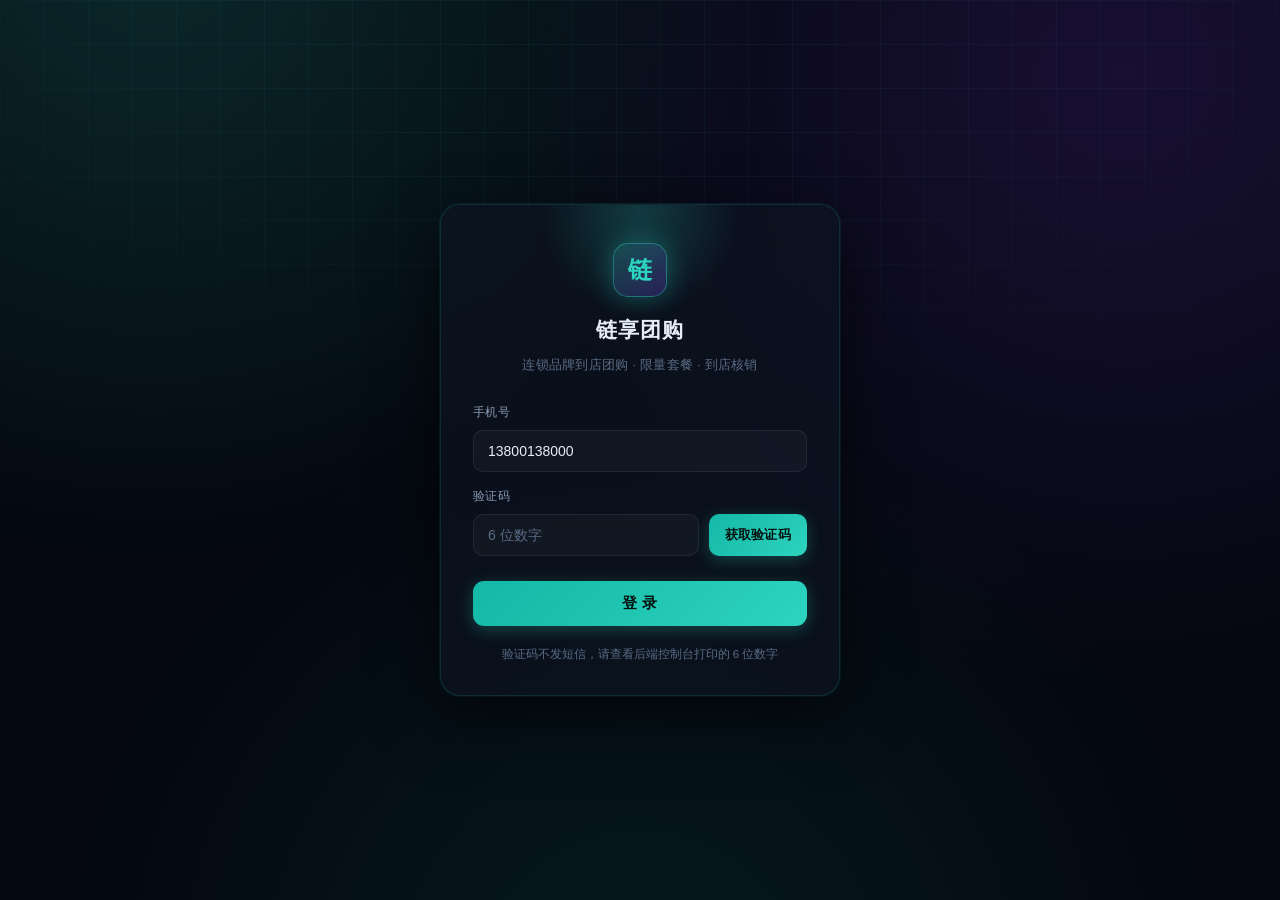
<file: frontend/login.html>
<!DOCTYPE html>
<html lang="zh-CN">
<head>
<meta charset="UTF-8">
<meta name="viewport" content="width=device-width,initial-scale=1">
<title>登录 · 链享团购</title>
<link rel="stylesheet" href="assets/app.css">
</head>
<body style="padding-bottom:0">

<div class="login-page">
  <div class="login-box">
    <div class="login-logo">链</div>
    <h1>链享团购</h1>
    <p class="sub">连锁品牌到店团购 · 限量套餐 · 到店核销</p>

    <div class="field">
      <label>手机号</label>
      <input id="phone" type="tel" maxlength="11" placeholder="请输入 11 位手机号" value="13800138000">
    </div>

    <div class="field">
      <label>验证码</label>
      <div class="row">
        <input id="code" maxlength="6" placeholder="6 位数字" inputmode="numeric">
        <button class="btn" id="sendBtn" onclick="sendCode()">获取验证码</button>
      </div>
    </div>

    <button class="btn btn-block" onclick="doLogin()">登 录</button>

    <p class="tip">验证码不发短信，请查看后端控制台打印的 6 位数字</p>
  </div>
</div>

<script src="assets/app.js"></script>
<script>
let counting = false;

async function sendCode() {
  if (counting) return;
  const phone = document.getElementById('phone').value.trim();
  if (!/^1[3-9]\d{9}$/.test(phone)) return toast('手机号格式不对');

  try {
    await req('/user/code?phone=' + encodeURIComponent(phone), { method: 'POST' });
    toast('已发送，请查看后端控制台');
  } catch (e) {
    return toast(e.message);
  }

  const btn = document.getElementById('sendBtn');
  let left = 60;
  counting = true;
  btn.disabled = true;
  btn.textContent = left + 's';
  const timer = setInterval(() => {
    left--;
    btn.textContent = left + 's';
    if (left <= 0) {
      clearInterval(timer);
      counting = false;
      btn.disabled = false;
      btn.textContent = '获取验证码';
    }
  }, 1000);
}

async function doLogin() {
  const phone = document.getElementById('phone').value.trim();
  const code = document.getElementById('code').value.trim();
  if (!/^1[3-9]\d{9}$/.test(phone)) return toast('手机号格式不对');
  if (!code) return toast('请输入验证码');

  try {
    const token = await req('/user/login', {
      method: 'POST',
      body: JSON.stringify({ phone, code })
    });
    setToken(token);
    toast('登录成功');
    const from = qs('from') || 'index.html';
    setTimeout(() => location.href = from, 400);
  } catch (e) {
    toast(e.message);
  }
}

if (getToken() && !qs('force')) location.href = qs('from') || 'index.html';
</script>
</body>
</html>
</file>
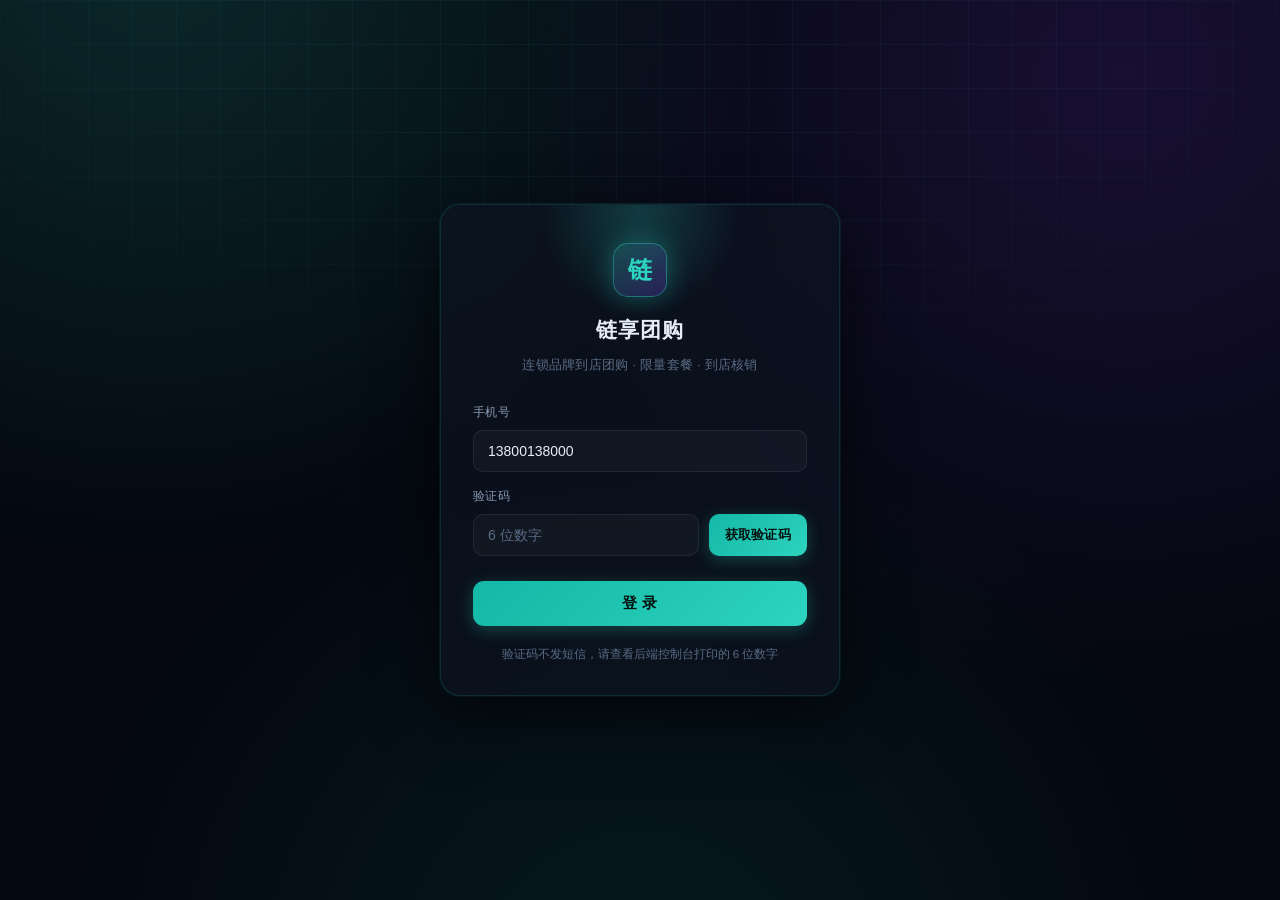
<file: frontend/profile.html>
<!DOCTYPE html>
<html lang="zh-CN">
<head>
<meta charset="UTF-8">
<meta name="viewport" content="width=device-width,initial-scale=1">
<title>我的 · 链享团购</title>
<link rel="stylesheet" href="assets/app.css">
<style>
  .me-card{
    display:flex;align-items:center;gap:18px;padding:26px 28px;margin:24px 0 18px;
    border-radius:18px;border:1px solid var(--line);position:relative;overflow:hidden;
    background:linear-gradient(135deg,rgba(45,212,191,.12),rgba(124,58,237,.12) 62%,rgba(13,20,33,.6));
    backdrop-filter:blur(12px);
  }
  .me-card::before{
    content:"";position:absolute;right:-70px;top:-80px;width:230px;height:230px;border-radius:50%;
    background:radial-gradient(circle,rgba(45,212,191,.26),transparent 68%);
  }
  .avatar{
    width:76px;height:76px;border-radius:20px;flex:0 0 76px;overflow:hidden;
    border:1px solid rgba(45,212,191,.4);box-shadow:0 0 26px rgba(45,212,191,.3);
    background:linear-gradient(135deg,rgba(45,212,191,.2),rgba(124,58,237,.24));
    display:flex;align-items:center;justify-content:center;
    font-size:30px;font-weight:700;color:var(--cyan);position:relative;
  }
  .avatar img{width:100%;height:100%;object-fit:cover;display:block}
  .me-info{position:relative;flex:1;min-width:0}
  .me-name{font-size:21px;font-weight:700;letter-spacing:.5px;margin-bottom:6px}
  .me-sub{font-size:12.5px;color:var(--sub);display:flex;gap:14px;flex-wrap:wrap}
  .me-sub b{color:var(--cyan);font-weight:600}
  .me-actions{display:flex;gap:10px;margin-top:12px}
  .cols{display:grid;grid-template-columns:1fr 1fr;gap:16px}
  .sign-box{display:flex;align-items:center;justify-content:space-between;gap:16px}
  .sign-num{font-size:28px;font-weight:700;color:var(--cyan);text-shadow:0 0 20px rgba(45,212,191,.45)}
  .sign-num small{font-size:12px;color:var(--sub);font-weight:400;margin-left:3px;text-shadow:none}
  .rows .r{display:flex;justify-content:space-between;font-size:13px;color:var(--sub);padding:11px 0;border-bottom:1px solid var(--line-2)}
  .rows .r:last-child{border-bottom:0}
  .rows .r b{color:var(--text);font-weight:500}
  @media(max-width:820px){.cols{grid-template-columns:1fr}.me-card{padding:20px}}
</style>
</head>
<body>

<header class="top">
  <div class="wrap">
    <a class="back-btn" href="index.html"><span class="arw">‹</span> 返回门店列表</a>
    <span class="spacer"></span>
    <a class="u-link" href="javascript:;" onclick="logout()">退出登录</a>
  </div>
</header>

<main class="wrap">
  <section id="me"><div class="loading">加载中</div></section>
</main>

<script src="assets/app.js"></script>
<script>
function relogin(){
  clearToken();
  location.href = 'login.html';
}

function logout(){
  clearToken();
  toast('已退出登录');
  setTimeout(()=>location.href='login.html', 400);
}

async function load(){
  const box = document.getElementById('me');
  if (!getToken()) { location.href = 'login.html?from=profile.html'; return; }

  let u = null, err = '';
  try { u = await req('/user/me'); } catch (e) { err = e.message; }

  if (!u) {
    clearToken();
    box.innerHTML = `<div class="empty"><span class="big">⚠️</span>登录已失效，请重新登录
      <div style="margin-top:18px"><button class="btn" onclick="relogin()">去登录</button></div></div>`;
    return;
  }

  const initial = esc((u.nickName || 'U').charAt(0));
  const avatar = u.icon
    ? `<img src="${esc(u.icon)}" alt="" onerror="this.style.display='none';this.parentNode.innerHTML='${initial}'">`
    : initial;

  box.innerHTML = `
    <div class="me-card">
      <div class="avatar">${avatar}</div>
      <div class="me-info">
        <div class="me-name">${esc(u.nickName || '用户')}</div>
        <div class="me-sub">
          <span>用户 ID <b>${esc(u.id)}</b></span>
          <span>会员等级 <b>普通会员</b></span>
        </div>
        <div class="me-actions">
          <a class="btn ghost" href="index.html">去逛门店</a>
        </div>
      </div>
    </div>

    <div class="cols">
      <div class="sect">
        <h2>每日签到</h2>
        <div class="sign-box">
          <div>
            <div class="sign-num" id="signCnt">—<small>天</small></div>
            <div style="font-size:12.5px;color:var(--dim);margin-top:2px">本月连续签到</div>
          </div>
          <button class="btn" id="signBtn" onclick="doSign()">签到</button>
        </div>
      </div>

      <div class="sect">
        <h2>账号信息</h2>
        <div class="rows">
          <div class="r"><span>昵称</span><b>${esc(u.nickName || '—')}</b></div>
          <div class="r"><span>用户 ID</span><b>${esc(u.id)}</b></div>
          <div class="r"><span>登录状态</span><b style="color:var(--cyan)">已登录</b></div>
        </div>
      </div>
    </div>

    <div class="sect">
      <h2>我的套餐券</h2>
      <div class="empty" style="padding:34px 0">
        <span class="big">🎫</span>暂未查询到你的券<br>
        <span style="font-size:12px;color:var(--dim)">（订单查询接口尚未开放，抢购后可在订单表核对）</span>
      </div>
    </div>`;

  loadSignCount();
}

async function loadSignCount(){
  try {
    const c = await req('/user/sign/count');
    document.getElementById('signCnt').innerHTML = (c == null ? 0 : c) + '<small>天</small>';
    // 连续签到天数从今天往回数：大于 0 说明今天已签到
    setSignBtn(c > 0);
  } catch(e){ /* 忽略 */ }
}

// 已签到时按钮置灰并显示“已签到”
function setSignBtn(signed){
  const btn = document.getElementById('signBtn');
  if (!btn) return;
  btn.disabled = signed;
  btn.textContent = signed ? '已签到' : '签到';
  btn.classList.toggle('ghost', signed);
}

async function doSign(){
  const btn = document.getElementById('signBtn');
  if (btn.disabled) return;
  btn.disabled = true;
  try {
    const already = await req('/user/sign', { method: 'PUT' });
    toast(already ? '今天已经签过到了' : '签到成功');
    setSignBtn(true);
    await loadSignCount();
  } catch (e) {
    toast(e.message);
    btn.disabled = false;
  }
}

load();
</script>
</body>
</html>
</file>
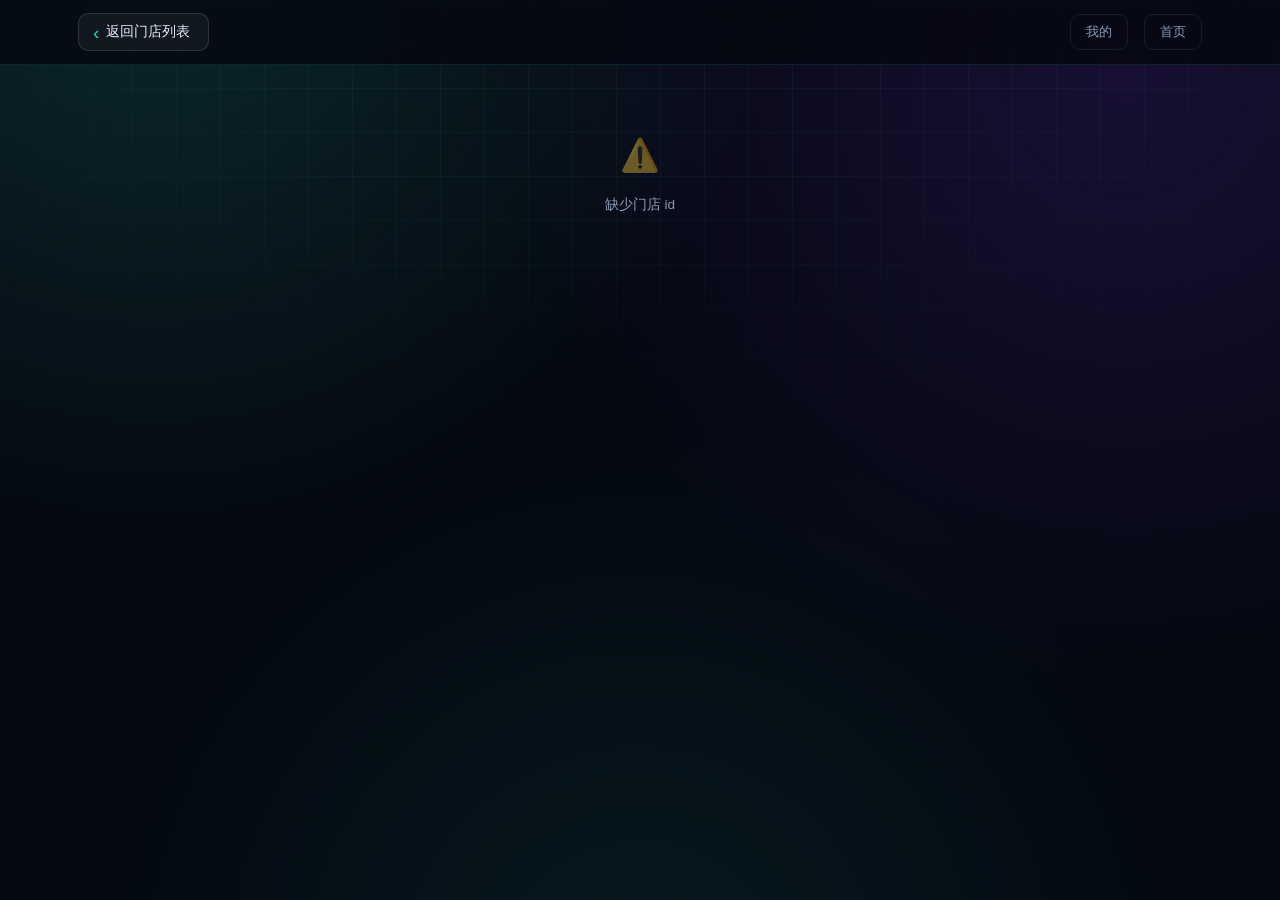
<file: frontend/shop.html>
<!DOCTYPE html>
<html lang="zh-CN">
<head>
<meta charset="UTF-8">
<meta name="viewport" content="width=device-width,initial-scale=1">
<title>门店详情 · 链享团购</title>
<link rel="stylesheet" href="assets/app.css">
</head>
<body>

<header class="top">
  <div class="wrap">
    <a class="back-btn" href="index.html"><span class="arw">‹</span> 返回门店列表</a>
    <span class="spacer"></span>
    <a class="u-link" href="javascript:;" onclick="goMine()">我的</a>
    <a class="u-link" href="index.html">首页</a>
  </div>
</header>

<main class="wrap">
  <section id="detail"><div class="loading">加载中</div></section>
</main>

<script src="assets/app.js"></script>
<script>
const shopId = qs('id');
function goMine(){ location.href = getToken() ? 'profile.html' : 'login.html?from=' + encodeURIComponent(location.href.split('/').pop()); }
const yuan = v => v == null ? '—' : (Number(v) / 100).toFixed(0);

async function load() {
  const box = document.getElementById('detail');
  if (!shopId) {
    box.innerHTML = '<div class="empty"><span class="big">⚠️</span>缺少门店 id</div>';
    return;
  }
  try {
    const s = await req('/shop/' + shopId);
    const score = fmtScore(s.score);
    box.innerHTML = `
      <div class="hero">
        <h1>${esc(s.name)}</h1>
        <div class="meta">
          ${score ? `<span class="big-score">${score} 分</span>` : '<span class="big-score">暂无评分</span>'}
          人均 ¥${s.avgPrice || '—'} · 已售 ${s.sold || 0}
        </div>
        <div class="meta">${esc(s.area || '')}${esc(s.address || '')}</div>
        <div class="meta">营业时间 ${esc(s.openHours || '—')}</div>
      </div>

      <div class="sect">
        <h2>门店套餐</h2>
        <div id="vouchers"><div class="loading">加载中</div></div>
      </div>

      <div class="sect">
        <h2>门店信息</h2>
        <div class="kv"><b>地址</b><span>${esc(s.address || '—')}</span></div>
        <div class="kv"><b>商圈</b><span>${esc(s.area || '—')}</span></div>
        <div class="kv"><b>电话</b><span>${esc(s.phone || '—')}</span></div>
        <div class="kv"><b>营业</b><span>${esc(s.openHours || '—')}</span></div>
      </div>`;
    loadVouchers();
  } catch (e) {
    box.innerHTML = `<div class="empty"><span class="big">⚠️</span>加载失败：${esc(e.message)}</div>`;
  }
}

async function loadVouchers() {
  const box = document.getElementById('vouchers');
  try {
    const list = await req('/voucher/list/' + shopId);
    if (!list || !list.length) {
      box.innerHTML = '<div class="empty" style="padding:26px 0">该门店暂无可抢套餐</div>';
      return;
    }
    box.innerHTML = list.map(v => {
      const isSeckill = v.type === 1;
      const soldOut = isSeckill && v.stock != null && v.stock <= 0;
      return `<div class="voucher">
        <div class="v-info">
          <div class="v-title">${esc(v.title)}</div>
          <div class="v-sub">${esc(v.subTitle || '到店核销，不可与其他优惠同享')}</div>
          <div class="v-money">
            <span class="v-price">¥${yuan(v.payValue)}</span>
            <span class="v-old">¥${yuan(v.actualValue)}</span>
            ${isSeckill ? `<span class="v-stock">限量 ${v.stock == null ? '—' : v.stock} 份</span>` : ''}
          </div>
        </div>
        <button class="btn" ${soldOut ? 'disabled' : ''} onclick="buy(${v.id})">
          ${soldOut ? '已抢光' : (isSeckill ? '立即抢购' : '领取')}
        </button>
      </div>`;
    }).join('');
  } catch (e) {
    box.innerHTML = `<div class="empty" style="padding:26px 0">套餐加载失败：${esc(e.message)}</div>`;
  }
}

async function buy(voucherId) {
  if (!requireLogin()) return;
  const btn = event && event.target ? event.target : null;
  if (btn) { btn.disabled = true; btn.textContent = '抢购中…'; }
  try {
    const orderId = await req('/voucher-order/seckill/' + voucherId, { method: 'POST' });
    toast('抢购成功，订单号 ' + orderId);
    setTimeout(loadVouchers, 900);
  } catch (e) {
    toast(e.message);
    if (btn) { btn.disabled = false; btn.textContent = '立即抢购'; }
  }
}

load();
</script>
</body>
</html>
</file>
<file: frontend/assets/app.css>
/* ================= 链享团购 · 深色科幻主题 ================= */
:root{
  --bg:#050810;
  --bg-2:#080D18;
  --panel:rgba(13,20,33,.72);
  --panel-solid:#0B1220;
  --line:rgba(45,212,191,.14);
  --line-2:rgba(148,163,184,.12);
  --cyan:#2DD4BF;
  --cyan-dim:#14B8A6;
  --violet:#7C3AED;
  --amber:#FBBF24;
  --orange:#FB923C;
  --danger:#F87171;
  --text:#E6EDF7;
  --sub:#8A9BB4;
  --dim:#5A6B84;
  --radius:16px;
  --glow:0 0 0 1px rgba(45,212,191,.18),0 8px 32px rgba(0,0,0,.5);
}
*{box-sizing:border-box;margin:0;padding:0}
html{-webkit-text-size-adjust:100%}
body{
  font-family:-apple-system,BlinkMacSystemFont,"Segoe UI","PingFang SC","Microsoft YaHei",sans-serif;
  background:var(--bg);color:var(--text);font-size:14px;line-height:1.65;
  -webkit-font-smoothing:antialiased;min-height:100vh;padding-bottom:64px;
  font-variant-numeric:tabular-nums;
}
/* 背景：网格 + 双色光晕 */
body::before{
  content:"";position:fixed;inset:0;z-index:0;pointer-events:none;
  background-image:
    linear-gradient(rgba(45,212,191,.055) 1px,transparent 1px),
    linear-gradient(90deg,rgba(45,212,191,.055) 1px,transparent 1px);
  background-size:44px 44px;
  mask-image:radial-gradient(ellipse 90% 60% at 50% 0%,#000 30%,transparent 78%);
  -webkit-mask-image:radial-gradient(ellipse 90% 60% at 50% 0%,#000 30%,transparent 78%);
}
body::after{
  content:"";position:fixed;inset:0;z-index:0;pointer-events:none;
  background:
    radial-gradient(circle at 12% -6%,rgba(45,212,191,.16),transparent 42%),
    radial-gradient(circle at 88% 8%,rgba(124,58,237,.16),transparent 44%),
    radial-gradient(circle at 50% 110%,rgba(20,184,166,.10),transparent 50%);
}
a{color:inherit;text-decoration:none}
.wrap{max-width:1180px;margin:0 auto;padding:0 28px;position:relative;z-index:1}

/* ---------- 顶栏 ---------- */
.top{
  position:sticky;top:0;z-index:30;
  background:rgba(5,8,16,.82);backdrop-filter:blur(18px);-webkit-backdrop-filter:blur(18px);
  border-bottom:1px solid var(--line);
}
.top .wrap{display:flex;align-items:center;gap:16px;height:64px}
.brand{display:flex;align-items:center;gap:11px}
/* 返回按钮 */
.back-btn{
  display:inline-flex;align-items:center;gap:7px;height:38px;padding:0 18px 0 14px;
  border-radius:10px;font-size:14px;font-weight:500;color:var(--text);
  background:rgba(255,255,255,.05);border:1px solid rgba(148,163,184,.22);
  transition:.2s;cursor:pointer;white-space:nowrap;
}
.back-btn .arw{font-size:19px;line-height:1;color:var(--cyan);transition:transform .2s}
.back-btn:hover{
  background:rgba(45,212,191,.1);border-color:rgba(45,212,191,.5);color:var(--cyan);
  box-shadow:0 0 18px rgba(45,212,191,.18);
}
.back-btn:hover .arw{transform:translateX(-2px)}
.back-btn:active{transform:scale(.97)}
.logo-mark{
  width:34px;height:34px;border-radius:10px;flex:0 0 34px;
  background:linear-gradient(135deg,rgba(45,212,191,.22),rgba(124,58,237,.28));
  border:1px solid rgba(45,212,191,.35);
  display:flex;align-items:center;justify-content:center;
  font-size:16px;font-weight:700;color:var(--cyan);
  box-shadow:0 0 18px rgba(45,212,191,.3),inset 0 0 12px rgba(45,212,191,.1);
}
.brand .logo{font-size:17px;font-weight:700;letter-spacing:1.2px}
.brand .slogan{font-size:11.5px;color:var(--dim);letter-spacing:.5px}
.global-search{
  flex:1;max-width:520px;display:flex;align-items:center;gap:10px;
  background:rgba(255,255,255,.035);border:1px solid var(--line-2);
  border-radius:11px;padding:0 6px 0 16px;height:40px;transition:.2s;
}
.global-search:focus-within{border-color:rgba(45,212,191,.5);box-shadow:0 0 0 3px rgba(45,212,191,.08)}
.global-search input{
  flex:1;background:transparent;border:0;outline:none;color:var(--text);font-size:13.5px;
}
.global-search input::placeholder{color:var(--dim)}
.global-search button{
  background:linear-gradient(135deg,var(--cyan-dim),var(--cyan));color:#04120F;
  border:0;border-radius:8px;height:30px;padding:0 16px;font-size:12.5px;font-weight:600;
  cursor:pointer;white-space:nowrap;
}
.top .spacer{flex:1}
.u-link{
  font-size:12.5px;color:var(--sub);padding:7px 15px;border-radius:9px;
  border:1px solid var(--line-2);transition:.2s;white-space:nowrap;
}
.u-link:hover{color:var(--cyan);border-color:rgba(45,212,191,.45);background:rgba(45,212,191,.06)}

/* ---------- 首屏数据条 ---------- */
.hero-band{
  position:relative;padding:34px 0 8px;z-index:1;
}
.hero-title{font-size:25px;font-weight:700;letter-spacing:.5px;margin-bottom:8px}
.hero-title em{
  font-style:normal;
  background:linear-gradient(120deg,var(--cyan),#A5F3FC 55%,#C4B5FD);
  -webkit-background-clip:text;background-clip:text;color:transparent;
}
.hero-sub{color:var(--sub);font-size:13.5px;margin-bottom:22px;letter-spacing:.3px}
.stats{display:grid;grid-template-columns:repeat(4,1fr);gap:14px;margin-bottom:26px}
.stat{
  background:var(--panel);border:1px solid var(--line);border-radius:var(--radius);
  padding:16px 18px;backdrop-filter:blur(12px);position:relative;overflow:hidden;
}
.stat::before{
  content:"";position:absolute;left:0;top:0;width:2px;height:100%;
  background:linear-gradient(180deg,var(--cyan),transparent);
}
.stat .k{font-size:11.5px;color:var(--dim);letter-spacing:1px;text-transform:uppercase}
.stat .v{font-size:24px;font-weight:700;color:var(--cyan);text-shadow:0 0 20px rgba(45,212,191,.45);line-height:1.3}
.stat .v small{font-size:12px;color:var(--sub);font-weight:400;margin-left:3px;text-shadow:none}

/* ---------- 主体两栏 ---------- */
.layout{display:grid;grid-template-columns:212px 1fr;gap:24px;align-items:start;padding-bottom:40px}

/* 侧栏 */
.side{
  position:sticky;top:88px;background:var(--panel);border:1px solid var(--line);
  border-radius:var(--radius);padding:16px;backdrop-filter:blur(12px);
}
.side h4{
  font-size:11.5px;color:var(--dim);letter-spacing:1.4px;text-transform:uppercase;
  margin-bottom:12px;display:flex;align-items:center;gap:7px;
}
.side h4::before{content:"";width:4px;height:4px;border-radius:50%;background:var(--cyan);box-shadow:0 0 8px var(--cyan)}
.cats{display:flex;flex-direction:column;gap:3px;margin-bottom:20px}
.cat{
  padding:8px 12px;border-radius:9px;font-size:13px;color:var(--sub);cursor:pointer;
  transition:.18s;border:1px solid transparent;position:relative;
}
.cat:hover{color:var(--text);background:rgba(255,255,255,.04)}
.cat.on{
  color:var(--cyan);background:rgba(45,212,191,.09);border-color:rgba(45,212,191,.3);
  font-weight:600;
}
.cat.on::after{
  content:"";position:absolute;right:10px;top:50%;transform:translateY(-50%);
  width:5px;height:5px;border-radius:50%;background:var(--cyan);box-shadow:0 0 8px var(--cyan);
}
.sorts{display:flex;flex-wrap:wrap;gap:7px}
.sort{
  font-size:12px;color:var(--sub);padding:5px 11px;border-radius:7px;cursor:pointer;
  border:1px solid var(--line-2);transition:.18s;
}
.sort:hover{color:var(--text);border-color:rgba(148,163,184,.3)}
.sort.on{color:var(--cyan);border-color:rgba(45,212,191,.45);background:rgba(45,212,191,.08)}

/* 门店网格 */
.grid-head{display:flex;align-items:center;justify-content:space-between;margin-bottom:14px}
.grid-head .t{font-size:14px;color:var(--sub)}
.grid-head .t b{color:var(--text);font-weight:600}
.grid{display:grid;grid-template-columns:repeat(2,1fr);gap:16px}

.card{
  position:relative;background:var(--panel);border:1px solid var(--line-2);
  border-radius:var(--radius);padding:14px;display:flex;gap:14px;cursor:pointer;
  backdrop-filter:blur(10px);transition:.22s;overflow:hidden;
}
.card::after{
  content:"";position:absolute;inset:0;border-radius:var(--radius);pointer-events:none;
  background:linear-gradient(120deg,rgba(45,212,191,.06),transparent 42%);
  opacity:0;transition:.24s;
}
.card:hover{
  border-color:rgba(45,212,191,.42);transform:translateY(-3px);
  box-shadow:0 12px 34px rgba(0,0,0,.55),0 0 0 1px rgba(45,212,191,.22);
}
.card:hover::after{opacity:1}

.thumb-wrap{
  position:relative;flex:0 0 88px;width:88px;height:88px;border-radius:11px;overflow:hidden;
  background:rgba(45,212,191,.08);border:1px solid var(--line-2);
}
.thumb-wrap img{width:100%;height:100%;object-fit:cover;display:block;opacity:.92}
.thumb-fb{
  width:100%;height:100%;display:flex;align-items:center;justify-content:center;
  font-size:24px;font-weight:700;color:var(--cyan);
  background:linear-gradient(135deg,rgba(45,212,191,.16),rgba(124,58,237,.16));
}
.v-badge{
  position:absolute;left:0;top:0;font-size:10.5px;letter-spacing:.5px;
  padding:1px 7px;color:#04120F;background:var(--cyan);font-weight:700;
  border-bottom-right-radius:7px;
}
.info{flex:1;min-width:0;display:flex;flex-direction:column;justify-content:center;gap:4px}
.info h3{
  font-size:15px;font-weight:600;letter-spacing:.2px;color:var(--text);
  overflow:hidden;text-overflow:ellipsis;white-space:nowrap;
}
.score-line{display:flex;align-items:baseline;gap:9px;font-size:12px;color:var(--dim)}
.score-badge{color:var(--amber);font-weight:700;font-size:13px}
.score-badge small{font-weight:400;font-size:10.5px;margin-left:1px;color:var(--dim)}
.price-line{display:flex;align-items:baseline;gap:6px}
.price{color:var(--orange);font-weight:700;font-size:17px;line-height:1.2}
.price small{font-size:10.5px;font-weight:400;color:var(--dim);margin-left:2px}
.sold{margin-left:auto;color:var(--dim);font-size:11.5px}
.addr-line{font-size:12px;color:var(--sub);overflow:hidden;text-overflow:ellipsis;white-space:nowrap}
.tags{display:flex;gap:5px;flex-wrap:wrap;margin-top:1px}
.tag{
  font-size:10.5px;padding:1px 7px;border-radius:5px;line-height:1.75;
  color:var(--cyan);background:rgba(45,212,191,.09);border:1px solid rgba(45,212,191,.2);
}
.tag.warm{color:var(--orange);background:rgba(251,146,60,.09);border-color:rgba(251,146,60,.22)}

/* ---------- 详情页 ---------- */
.hero{
  position:relative;overflow:hidden;margin:24px 0 18px;padding:26px 28px;
  border-radius:18px;border:1px solid var(--line);
  background:linear-gradient(135deg,rgba(45,212,191,.10),rgba(124,58,237,.10) 60%,rgba(13,20,33,.6));
  backdrop-filter:blur(12px);
}
.hero::before{
  content:"";position:absolute;right:-60px;top:-70px;width:220px;height:220px;border-radius:50%;
  background:radial-gradient(circle,rgba(45,212,191,.28),transparent 68%);
}
.hero h1{font-size:23px;margin-bottom:10px;letter-spacing:.4px;position:relative}
.hero .meta{color:var(--sub);font-size:13px;margin-bottom:4px;position:relative}
.hero .big-score{
  font-size:15px;font-weight:700;color:var(--amber);margin-right:10px;
  text-shadow:0 0 16px rgba(251,191,36,.4);
}
.sect{
  background:var(--panel);border:1px solid var(--line-2);border-radius:var(--radius);
  padding:20px;margin-bottom:16px;backdrop-filter:blur(10px);
}
.sect h2{
  font-size:14.5px;font-weight:600;margin-bottom:14px;padding-left:11px;
  border-left:2px solid var(--cyan);line-height:1.3;letter-spacing:.3px;
}
.kv{font-size:13px;color:var(--sub);margin-bottom:8px;display:flex;gap:10px}
.kv b{color:var(--dim);font-weight:400;min-width:52px;flex:0 0 52px}

.voucher{
  display:flex;gap:16px;align-items:center;padding:15px 0;
  border-bottom:1px solid var(--line-2);
}
.voucher:last-child{border-bottom:0;padding-bottom:0}
.voucher:first-of-type{padding-top:0}
.v-info{flex:1;min-width:0}
.v-title{font-weight:600;font-size:14.5px;margin-bottom:3px}
.v-sub{font-size:12px;color:var(--dim);margin-bottom:8px;overflow:hidden;text-overflow:ellipsis;white-space:nowrap}
.v-money{display:flex;align-items:baseline;gap:8px}
.v-price{color:var(--orange);font-weight:700;font-size:20px;line-height:1;text-shadow:0 0 18px rgba(251,146,60,.28)}
.v-price small{font-size:11px;font-weight:400}
.v-old{font-size:11.5px;color:var(--dim);text-decoration:line-through}
.v-stock{
  margin-left:4px;font-size:11px;color:var(--orange);background:rgba(251,146,60,.1);
  border:1px solid rgba(251,146,60,.24);padding:1px 7px;border-radius:5px;
}

.btn{
  background:linear-gradient(135deg,var(--cyan-dim),var(--cyan));color:#04120F;border:0;
  border-radius:9px;padding:9px 20px;cursor:pointer;font-size:13px;font-weight:600;
  transition:.18s;white-space:nowrap;letter-spacing:.3px;
  box-shadow:0 4px 16px rgba(45,212,191,.26);
}
.btn:hover{filter:brightness(1.08);box-shadow:0 6px 22px rgba(45,212,191,.4)}
.btn:disabled{
  background:rgba(148,163,184,.14);color:var(--dim);cursor:not-allowed;box-shadow:none;
}
.btn.ghost{background:transparent;color:var(--cyan);border:1px solid rgba(45,212,191,.45);box-shadow:none}
.btn.ghost:hover{background:rgba(45,212,191,.08)}
.btn-block{width:100%;padding:13px;font-size:15px;border-radius:11px;margin-top:10px}

/* ---------- 登录 ---------- */
.login-page{
  min-height:100vh;display:flex;align-items:center;justify-content:center;padding:24px;
  position:relative;z-index:1;
}
.login-box{
  width:100%;max-width:400px;background:var(--panel);border:1px solid var(--line);
  border-radius:20px;padding:38px 32px 30px;backdrop-filter:blur(20px);
  box-shadow:0 24px 64px rgba(0,0,0,.6),0 0 0 1px rgba(45,212,191,.1);
  position:relative;overflow:hidden;
}
.login-box::before{
  content:"";position:absolute;left:50%;top:-90px;transform:translateX(-50%);
  width:200px;height:200px;border-radius:50%;
  background:radial-gradient(circle,rgba(45,212,191,.22),transparent 70%);
}
.login-logo{
  width:54px;height:54px;border-radius:15px;margin:0 auto 16px;position:relative;
  background:linear-gradient(135deg,rgba(45,212,191,.2),rgba(124,58,237,.26));
  border:1px solid rgba(45,212,191,.4);
  display:flex;align-items:center;justify-content:center;
  font-size:24px;font-weight:700;color:var(--cyan);
  box-shadow:0 0 26px rgba(45,212,191,.35);
}
.login-box h1{font-size:21px;text-align:center;margin-bottom:7px;letter-spacing:1px}
.login-box p.sub{text-align:center;color:var(--dim);font-size:12.5px;margin-bottom:28px;letter-spacing:.3px}
.field{margin-bottom:15px;position:relative}
.field label{display:block;font-size:12px;color:var(--sub);margin-bottom:7px;letter-spacing:.3px}
.field input{
  width:100%;padding:12px 14px;border:1px solid var(--line-2);border-radius:10px;
  font-size:14px;outline:none;transition:.2s;background:rgba(255,255,255,.03);color:var(--text);
}
.field input::placeholder{color:var(--dim)}
.field input:focus{
  border-color:rgba(45,212,191,.55);background:rgba(45,212,191,.05);
  box-shadow:0 0 0 3px rgba(45,212,191,.1);
}
.row{display:flex;gap:10px}
.row input{flex:1}
.row .btn{padding:12px 16px;flex:0 0 auto;border-radius:10px}
.tip{margin-top:18px;font-size:11.5px;color:var(--dim);text-align:center;line-height:1.8}

/* ---------- 状态 ---------- */
.toast{
  position:fixed;left:50%;bottom:44px;transform:translate(-50%,12px);
  background:rgba(13,20,33,.96);border:1px solid rgba(45,212,191,.32);color:var(--text);
  padding:11px 22px;border-radius:12px;font-size:13px;opacity:0;pointer-events:none;
  transition:.26s;z-index:99;max-width:84%;text-align:center;
  box-shadow:0 12px 36px rgba(0,0,0,.6),0 0 24px rgba(45,212,191,.14);
}
.toast.show{opacity:1;transform:translate(-50%,0)}
.empty{text-align:center;color:var(--sub);padding:64px 0;font-size:13.5px}
.empty .big{font-size:32px;display:block;margin-bottom:12px;opacity:.4}
.loading{text-align:center;color:var(--dim);padding:40px 0;font-size:13px;letter-spacing:.5px}
.loading::after{
  content:"";display:block;width:22px;height:22px;margin:14px auto 0;
  border:2px solid rgba(45,212,191,.16);border-top-color:var(--cyan);border-radius:50%;
  animation:spin .72s linear infinite;box-shadow:0 0 12px rgba(45,212,191,.3);
}
@keyframes spin{to{transform:rotate(360deg)}}

/* 骨架屏 */
.sk{
  background:var(--panel);border:1px solid var(--line-2);border-radius:var(--radius);
  padding:14px;display:flex;gap:14px;
}
.sk .b{
  background:linear-gradient(90deg,rgba(45,212,191,.05) 25%,rgba(45,212,191,.14) 37%,rgba(45,212,191,.05) 63%);
  background-size:400% 100%;animation:sh 1.4s ease infinite;border-radius:7px;
}
.sk .b.img{width:88px;height:88px;flex:0 0 88px}
.sk .b.t1{width:56%;height:14px;margin-bottom:10px}
.sk .b.t2{width:36%;height:12px;margin-bottom:10px}
.sk .b.t3{width:80%;height:12px}
@keyframes sh{0%{background-position:100% 50%}100%{background-position:0 50%}}

@media (max-width:980px){
  .layout{grid-template-columns:1fr}
  .side{position:static}
  .cats{flex-direction:row;overflow-x:auto;scrollbar-width:none}
  .cats::-webkit-scrollbar{display:none}
  .cat{white-space:nowrap}
  .stats{grid-template-columns:repeat(2,1fr)}
}
@media (max-width:720px){
  .wrap{padding:0 16px}
  .grid{grid-template-columns:1fr}
  .global-search{display:none}
  .hero-title{font-size:21px}
  .brand .slogan{display:none}
}

/* AI 找店条件提示 */
.ai-tip{
  margin:0 0 12px;padding:10px 14px;border-radius:10px;
  background:rgba(45,212,191,.1);border:1px solid rgba(45,212,191,.25);
  color:var(--cyan);font-size:13px;line-height:1.5;
}
.ai-tip.warn{
  background:rgba(251,146,60,.1);border-color:rgba(251,146,60,.3);
  color:var(--orange);
}

/* AI 找店示例 */
.ai-examples{
  display:flex;align-items:center;flex-wrap:wrap;gap:8px;
  margin-top:14px;font-size:12.5px;color:var(--dim);
}
.ai-examples .label{letter-spacing:.5px}
.ai-examples button{
  background:rgba(45,212,191,.08);border:1px solid rgba(45,212,191,.25);
  color:var(--cyan);border-radius:999px;padding:5px 12px;
  font-size:12.5px;cursor:pointer;font-family:inherit;transition:.15s;
}
.ai-examples button:hover{background:rgba(45,212,191,.18)}
</file>
